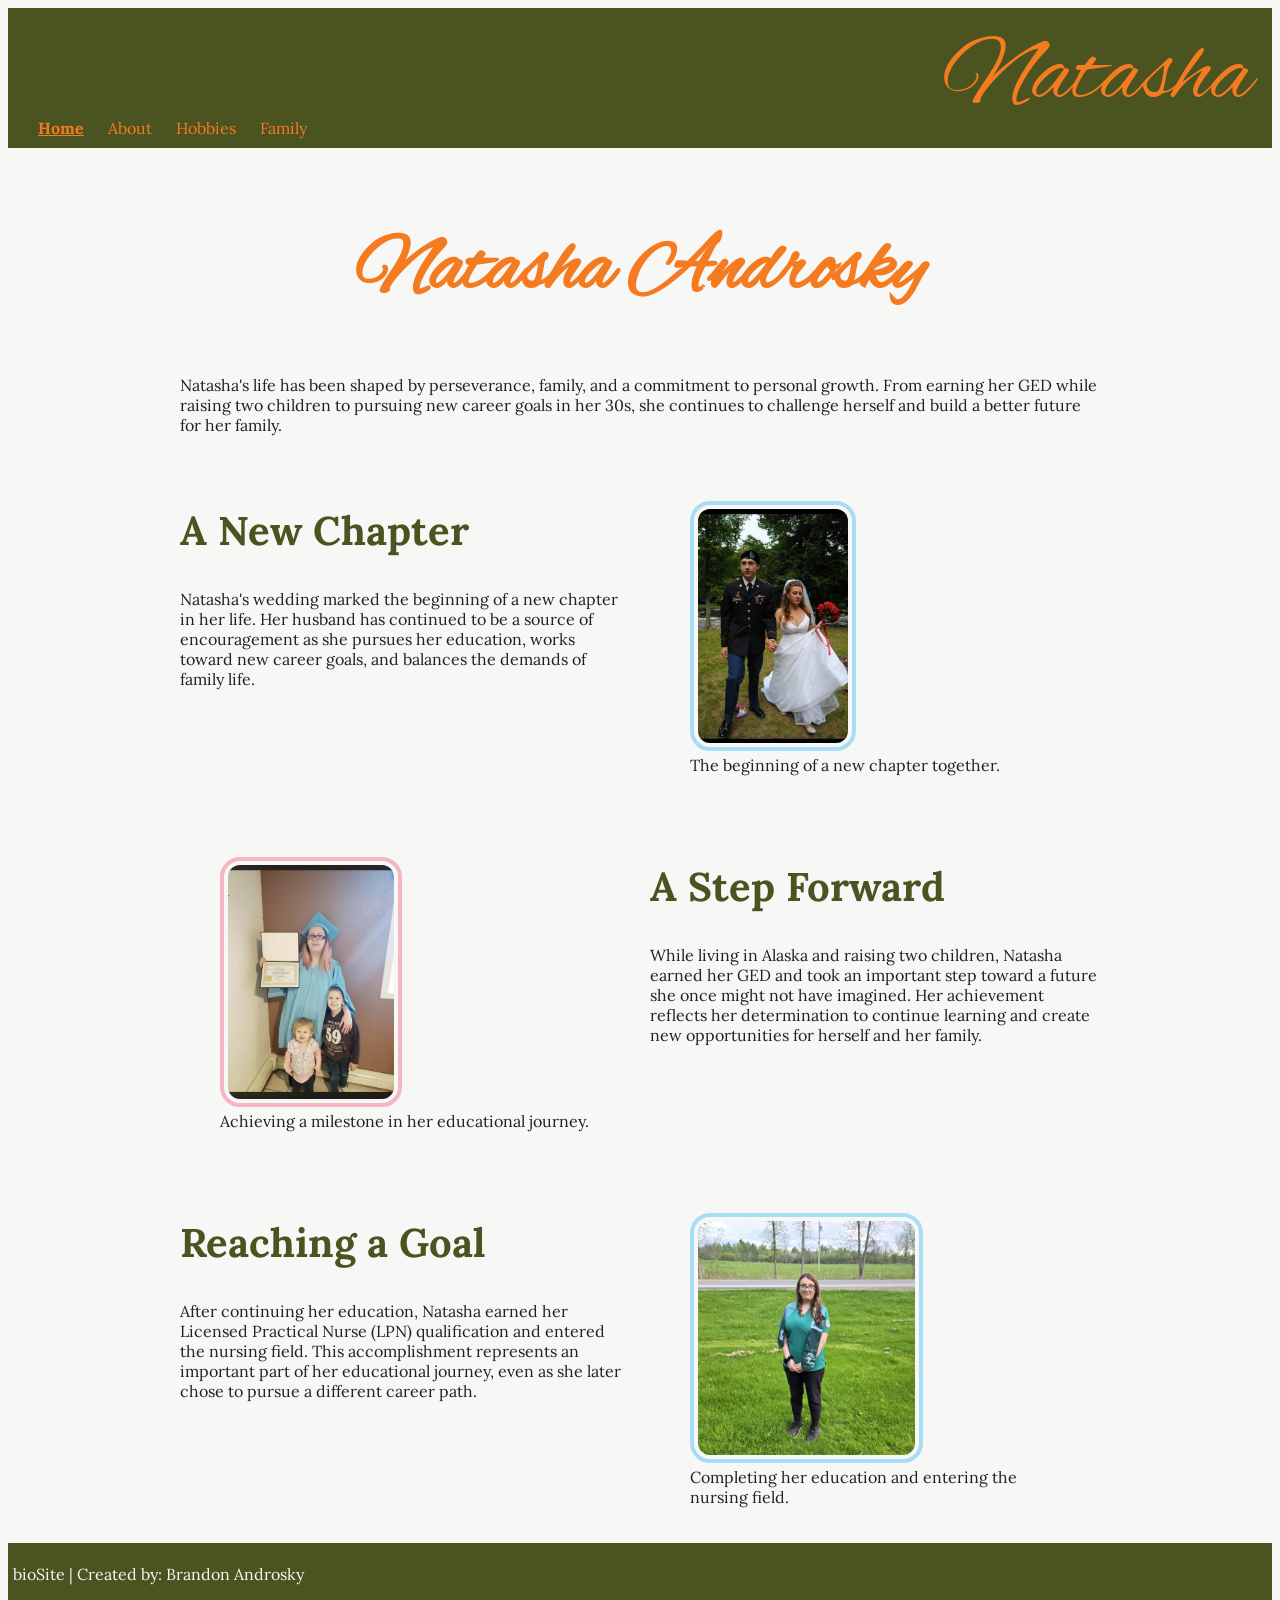
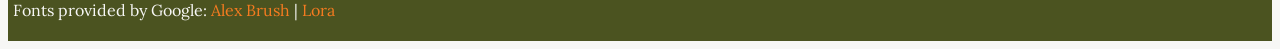
<file: index.html>
<!--
Brandon Androsky
10/15/2026
bioSite
-->
<!DOCTYPE html>
<html lang="en">

<head>
    <title>bioSite - Home</title>
    <link href="site.css" rel="stylesheet" type="text/css">
</head>

<body>
    <header>
        <nav>
            <ul>
                <li><a class="current-page" href="index.html">Home</a></li>
                <li><a href="about.html">About</a></li>
                <li><a href="hobbies.html">Hobbies</a></li>
                <li><a href="family.html">Family</a></li>
            </ul>
        </nav>
        <p class="name">Natasha</p>
    </header>

    <main>
        <h1>Natasha Androsky</h1>

        <p>Natasha's life has been shaped by perseverance, family, and a commitment to personal growth. From earning her
            GED while raising two children to pursuing new career goals in her 30s, she continues to challenge herself
            and build a better future for her family.</p>


        <section class="pair">
            <div>
                <h2>A New Chapter</h2>
                <p>Natasha's wedding marked the beginning of a new chapter in her life. Her husband has continued to be
                    a source of encouragement as she pursues her education, works toward new career goals, and balances
                    the demands of family life.</p>
            </div>
            <figure>
                <img src="Images/Wedding.jpg" alt="Natasha and her husband on their wedding day" class="blue rounded">
                <figcaption>The beginning of a new chapter together.</figcaption>
            </figure>

        </section>

        <section class="pair image-first">
            <div>
                <h2>A Step Forward</h2>
                <p>While living in Alaska and raising two children, Natasha earned her GED and took an important step
                    toward a future she once might not have imagined. Her achievement reflects her determination to
                    continue learning and create new opportunities for herself and her family.</p>
            </div>
            <figure>
                <img src="Images/GED.jpg" alt="Natasha with her GED" class="pink rounded">
                <figcaption>Achieving a milestone in her educational journey.</figcaption>
            </figure>
        </section>

        <section class="pair">
            <div>
                <h2>Reaching a Goal</h2>
                <p>After continuing her education, Natasha earned her Licensed Practical Nurse (LPN) qualification and
                    entered the nursing field. This accomplishment represents an important part of her educational
                    journey, even as she later chose to pursue a different career path.</p>
            </div>
            <figure>
                <img src="Images/LPN.jpg" alt="Natasha after LPN graduation" class="blue rounded">
                <figcaption>Completing her education and entering the nursing field.</figcaption>
            </figure>

        </section>
    </main>

    <footer>
        <p>bioSite | Created by: Brandon Androsky</p>
        <p>Fonts provided by Google:
            <a href="https://fonts.google.com/specimen/Alex+Brush">Alex Brush</a> |
            <a href="https://fonts.google.com/specimen/Lora">Lora</a>
        </p>
    </footer>
</body>

</html>
</file>
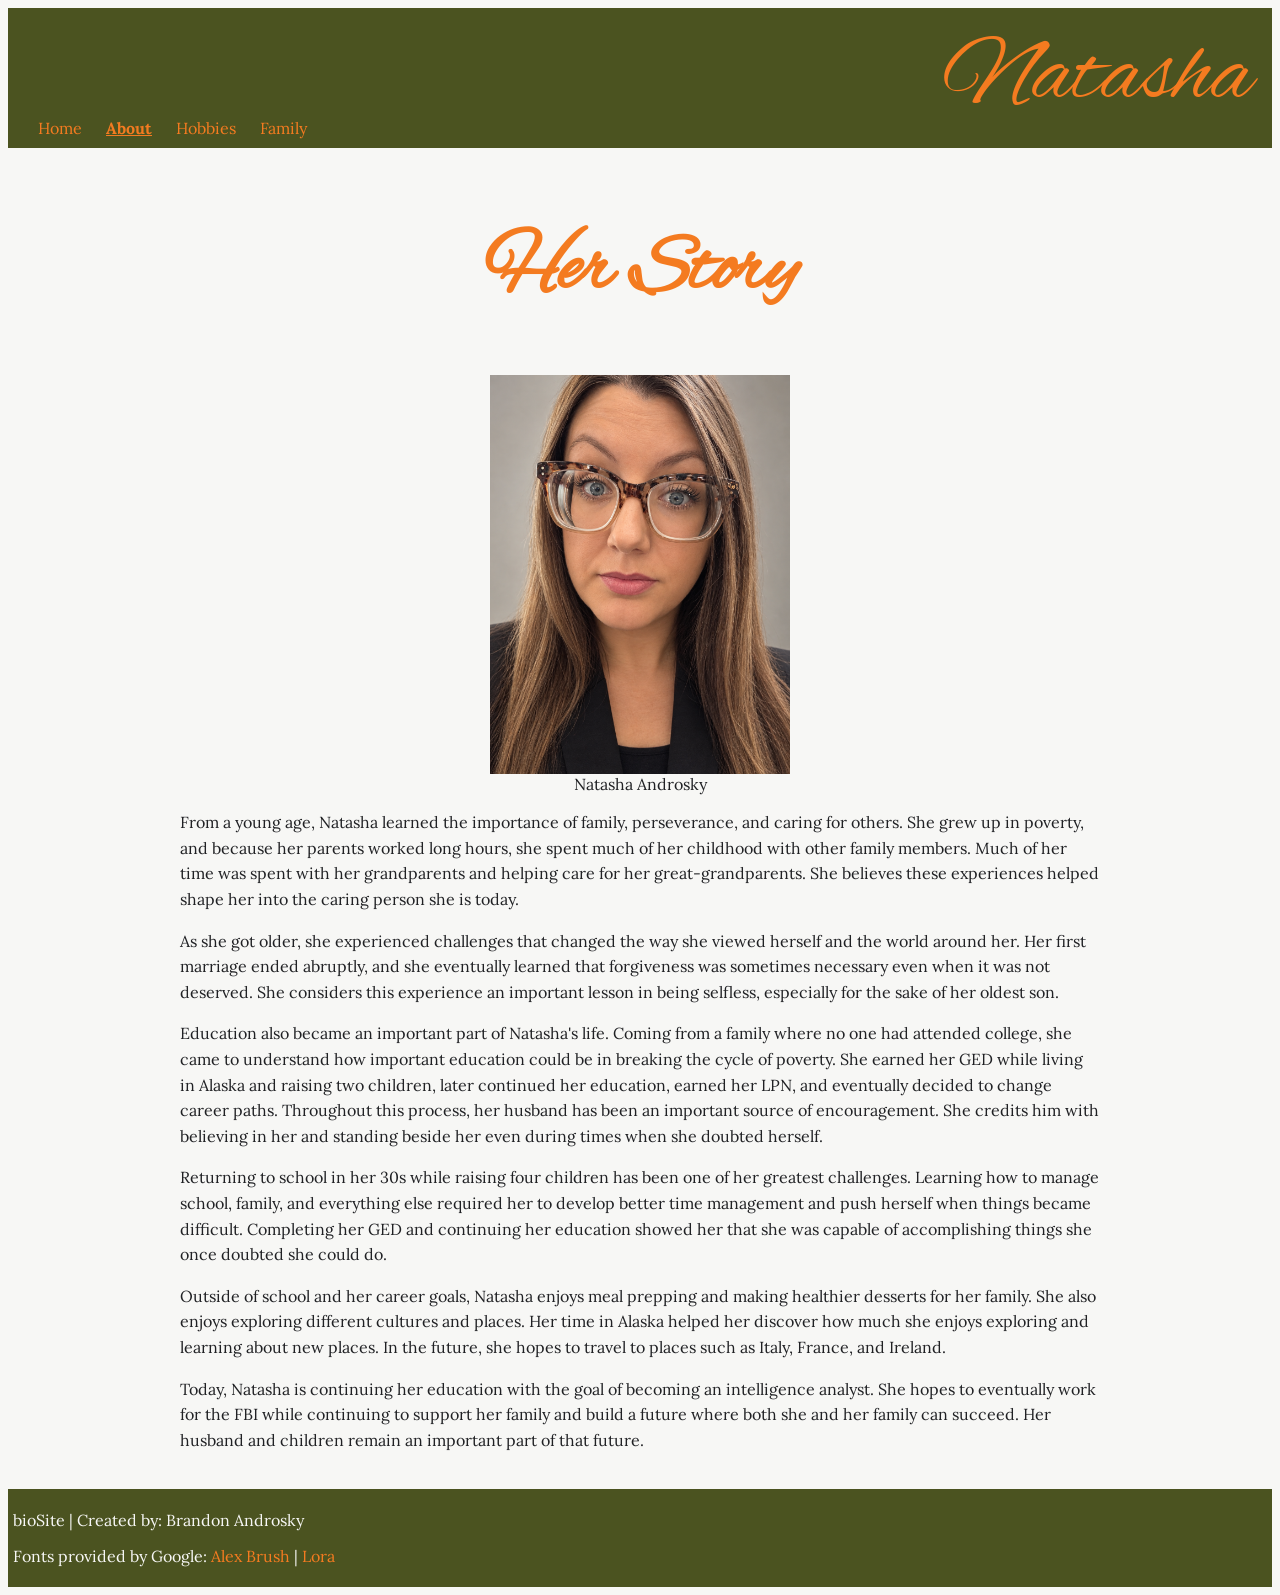
<file: about.html>
<!--
Brandon Androsky
10/15/2026
bioSite
-->
<!DOCTYPE html>
<html lang="en">

<head>
    <title>bioSite - About</title>
    <link href="site.css" rel="stylesheet" type="text/css">
</head>

<body>
    <header>
        <nav>
            <ul>
                <li><a href="index.html">Home</a></li>
                <li><a class="current-page" href="about.html">About</a></li>
                <li><a href="hobbies.html">Hobbies</a></li>
                <li><a href="family.html">Family</a></li>

            </ul>
        </nav>
        <p class="name">Natasha</p>
    </header>

    <main class="bio">
        <h1>Her Story</h1>
        <div>
            <figure>
                <img src="Images/Portrait.png" alt="Natasha's portrait" class="portrait">
                <figcaption>Natasha Androsky</figcaption>
            </figure>
            <div>
                <p>From a young age, Natasha learned the importance of family, perseverance, and caring for others. She
                    grew up in poverty, and because her parents worked long hours, she spent much of her childhood with
                    other family members. Much of her time was spent with her grandparents and helping care for her
                    great-grandparents. She believes these experiences helped shape her into the caring person she is
                    today.</p>
                <p>As she got older, she experienced challenges that changed the way she viewed herself and the world
                    around her. Her first marriage ended abruptly, and she eventually learned that forgiveness was
                    sometimes necessary even when it was not deserved. She considers this experience an important lesson
                    in being selfless, especially for the sake of her oldest son.</p>
                <p>Education also became an important part of Natasha's life. Coming from a family where no one had
                    attended college, she came to understand how important education could be in breaking the cycle of
                    poverty. She earned her GED while living in Alaska and raising two children, later continued her
                    education, earned her LPN, and eventually decided to change career paths. Throughout this process,
                    her husband has been an important source of encouragement. She credits him with believing in her and
                    standing beside her even during times when she doubted herself.</p>
                <p>Returning to school in her 30s while raising four children has been one of her greatest challenges.
                    Learning how to manage school, family, and everything else required her to develop better time
                    management and push herself when things became difficult. Completing her GED and continuing her
                    education showed her that she was capable of accomplishing things she once doubted she could do.</p>
                <p>Outside of school and her career goals, Natasha enjoys meal prepping and making healthier desserts
                    for her family. She also enjoys exploring different cultures and places. Her time in Alaska helped
                    her discover how much she enjoys exploring and learning about new places. In the future, she hopes
                    to travel to places such as Italy, France, and Ireland.</p>
                <p>Today, Natasha is continuing her education with the goal of becoming an intelligence analyst. She
                    hopes to eventually work for the FBI while continuing to support her family and build a future where
                    both she and her family can succeed. Her husband and children remain an important part of that
                    future.</p>
            </div>
        </div>
    </main>

    <footer>
        <p>bioSite | Created by: Brandon Androsky</p>
        <p>Fonts provided by Google:
            <a href="https://fonts.google.com/specimen/Alex+Brush">Alex Brush</a> |
            <a href="https://fonts.google.com/specimen/Lora">Lora</a>
        </p>
    </footer>
</body>

</html>
</file>
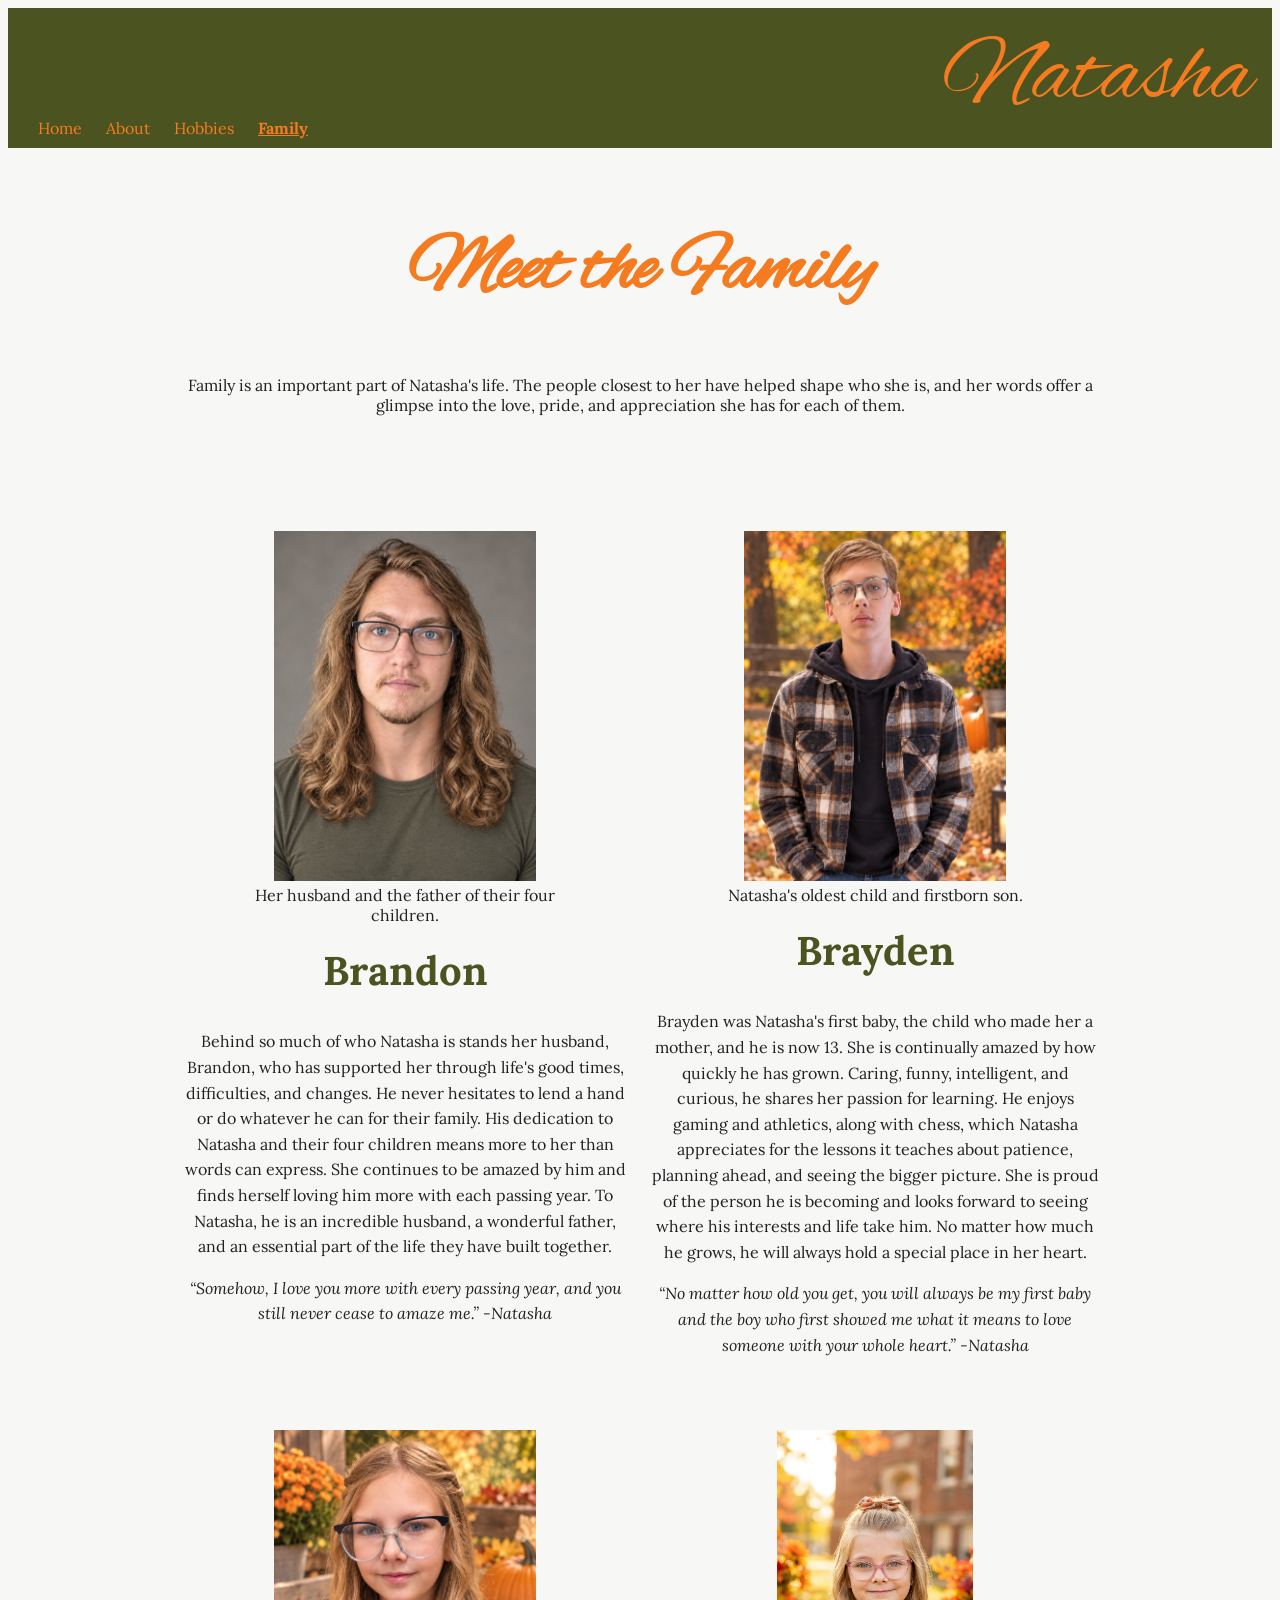
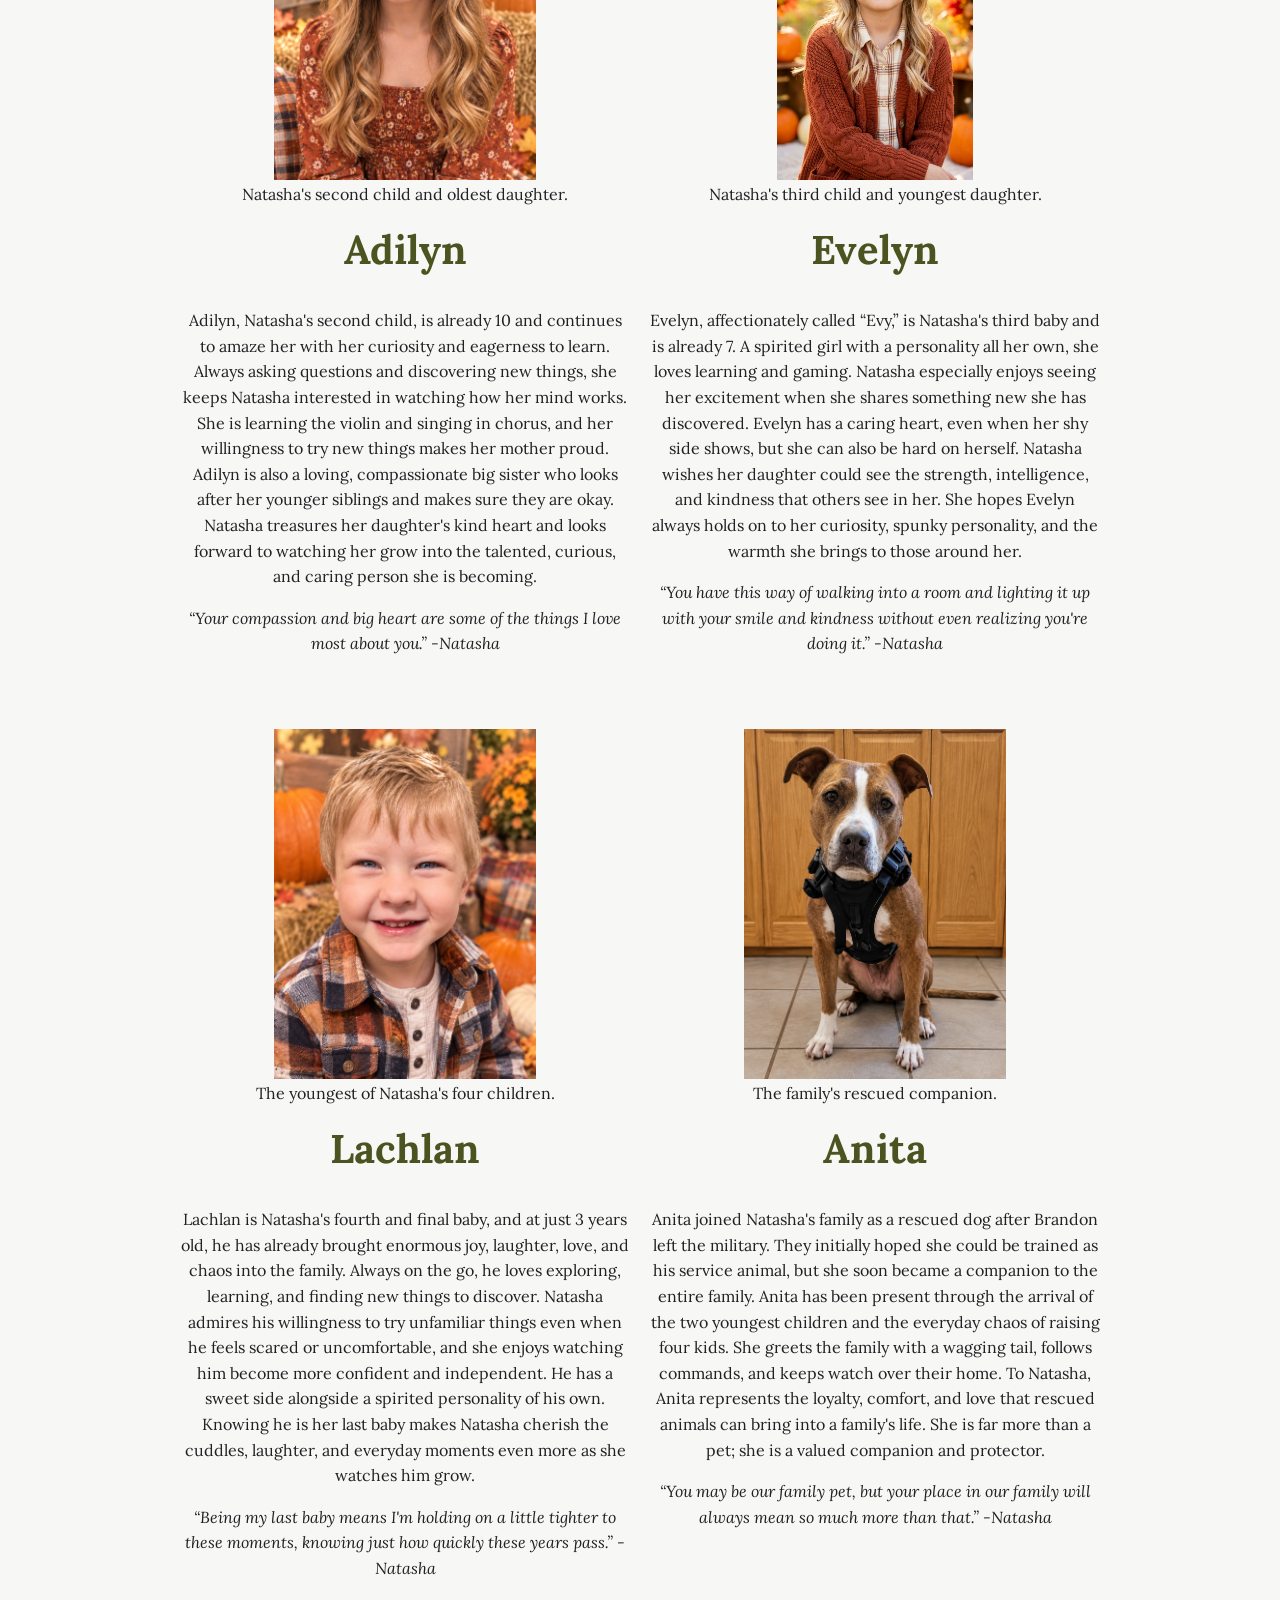
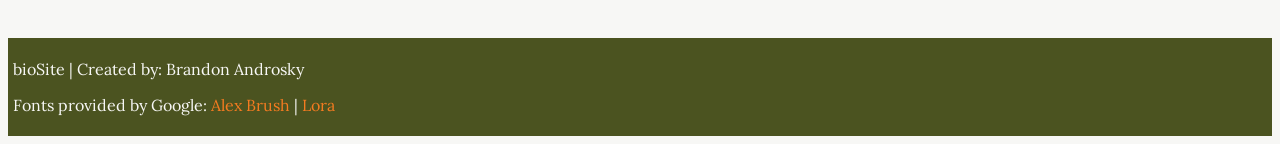
<file: family.html>
<!--
Brandon Androsky
10/15/2026
bioSite
-->
<!DOCTYPE html>
<html lang="en">

<head>
    <title>bioSite - Family</title>
    <link href="site.css" rel="stylesheet" type="text/css">
</head>

<body>
    <header>
        <nav>
            <ul>
                <li><a href="index.html">Home</a></li>
                <li><a href="about.html">About</a></li>
                <li><a href="hobbies.html">Hobbies</a></li>
                <li><a class="current-page" href="family.html">Family</a></li>

            </ul>
        </nav>
        <p class="name">Natasha</p>
    </header>

    <main>

        <h1>Meet the Family</h1>

        <p class="family-intro">Family is an important part of Natasha's life. The people closest to her have helped
            shape who she is, and
            her words offer a glimpse into the love, pride, and appreciation she has for each of them.</p>

        <section class="family-gallery">
            <div class="family-member">
                <figure>
                    <img class="family-photo" src="Images/Brandon.png" alt="Natasha's husband Brandon">
                    <figcaption>Her husband and the father of their four children.</figcaption>
                </figure>
                <h2>Brandon</h2>
                <p>Behind so much of who Natasha is stands her husband, Brandon, who has supported her through life's
                    good times, difficulties, and changes. He never hesitates to lend a hand or do whatever he can for
                    their family. His dedication to Natasha and their four children means more to her than words can
                    express. She continues to be amazed by him and finds herself loving him more with each passing year.
                    To Natasha, he is an incredible husband, a wonderful father, and an essential part of the life they
                    have built together.</p>

                <p class="quote">“Somehow, I love you more with every passing year, and you still never cease to amaze
                    me.” -Natasha</p>
            </div>

            <div class="family-member">
                <figure>
                    <img class="family-photo" src="Images/Brayden.png" alt="Natasha's son Brayden">
                    <figcaption>Natasha's oldest child and firstborn son.</figcaption>
                </figure>
                <h2>Brayden</h2>
                <p>Brayden was Natasha's first baby, the child who made her a mother, and he is now 13. She is
                    continually amazed by how quickly he has grown. Caring, funny, intelligent, and curious, he shares
                    her passion for learning. He enjoys gaming and athletics, along with chess, which Natasha
                    appreciates for the lessons it teaches about patience, planning ahead, and seeing the bigger
                    picture. She is proud of the person he is becoming and looks forward to seeing where his interests
                    and life take him. No matter how much he grows, he will always hold a special place in her heart.
                </p>

                <p class="quote">“No matter how old you get, you will always be my first baby and the boy who first
                    showed me what it means to love someone with your whole heart.” -Natasha</p>
            </div>

            <div class="family-member">
                <figure>
                    <img class="family-photo" src="Images/Adilyn.png" alt="Natasha's daughter Adilyn">
                    <figcaption>Natasha's second child and oldest daughter.</figcaption>
                </figure>
                <h2>Adilyn</h2>
                <p>Adilyn, Natasha's second child, is already 10 and continues to amaze her with her curiosity and
                    eagerness to learn. Always asking questions and discovering new things, she keeps Natasha interested
                    in watching how her mind works. She is learning the violin and singing in chorus, and her
                    willingness to try new things makes her mother proud. Adilyn is also a loving, compassionate big
                    sister who looks after her younger siblings and makes sure they are okay. Natasha treasures her
                    daughter's kind heart and looks forward to watching her grow into the talented, curious, and caring
                    person she is becoming.</p>

                <p class="quote">“Your compassion and big heart are some of the things I love most about you.” -Natasha
                </p>

            </div>

            <div class="family-member">
                <figure>
                    <img class="family-photo" src="Images/Evelyn.jpg" alt="Natasha's daughter Evelyn">
                    <figcaption>Natasha's third child and youngest daughter.</figcaption>
                </figure>
                <h2>Evelyn</h2>
                <p>Evelyn, affectionately called “Evy,” is Natasha's third baby and is already 7. A spirited girl
                    with a personality all her own, she loves learning and gaming. Natasha especially enjoys seeing her
                    excitement when she shares something new she has discovered. Evelyn has a caring heart, even when
                    her shy side shows, but she can also be hard on herself. Natasha wishes her daughter could see the
                    strength, intelligence, and kindness that others see in her. She hopes Evelyn always holds on to her
                    curiosity, spunky personality, and the warmth she brings to those around her.</p>

                <p class="quote">“You have this way of walking into a room and lighting it up with your smile and
                    kindness without even realizing you're doing it.” -Natasha</p>
            </div>

            <div class="family-member">
                <figure>
                    <img class="family-photo" src="Images/Lachlan.png" alt="Natasha's son Lachlan">
                    <figcaption>The youngest of Natasha's four children.</figcaption>
                </figure>
                <h2>Lachlan</h2>
                <p>Lachlan is Natasha's fourth and final baby, and at just 3 years old, he has already brought enormous
                    joy, laughter, love, and chaos into the family. Always on the go, he loves exploring, learning, and
                    finding new things to discover. Natasha admires his willingness to try unfamiliar things even when
                    he feels scared or uncomfortable, and she enjoys watching him become more confident and independent.
                    He has a sweet side alongside a spirited personality of his own. Knowing he is her last baby makes
                    Natasha cherish the cuddles, laughter, and everyday moments even more as she watches him grow.</p>

                <p class="quote">“Being my last baby means I'm holding on a little tighter to these moments, knowing
                    just how quickly these years pass.” -Natasha</p>
            </div>

            <div class="family-member">
                <figure>
                    <img class="family-photo" src="Images/Anita.png" alt="Natasha's dog Anita">
                    <figcaption> The family's rescued companion.</figcaption>
                </figure>
                <h2>Anita</h2>
                <p>Anita joined Natasha's family as a rescued dog after Brandon left the military. They initially hoped
                    she could be trained as his service animal, but she soon became a companion to the entire family.
                    Anita has been present through the arrival of the two youngest children and the everyday chaos of
                    raising four kids. She greets the family with a wagging tail, follows commands, and keeps watch over
                    their home. To Natasha, Anita represents the loyalty, comfort, and love that rescued animals can
                    bring into a family's life. She is far more than a pet; she is a valued companion and protector.</p>

                <p class="quote">“You may be our family pet, but your place in our family will always mean so much more
                    than that.” -Natasha</p>
            </div>

        </section>
    </main>

    <footer>
        <p>bioSite | Created by: Brandon Androsky</p>
        <p>Fonts provided by Google:
            <a href="https://fonts.google.com/specimen/Alex+Brush">Alex Brush</a> |
            <a href="https://fonts.google.com/specimen/Lora">Lora</a>
        </p>
    </footer>
</body>

</html>
</file>
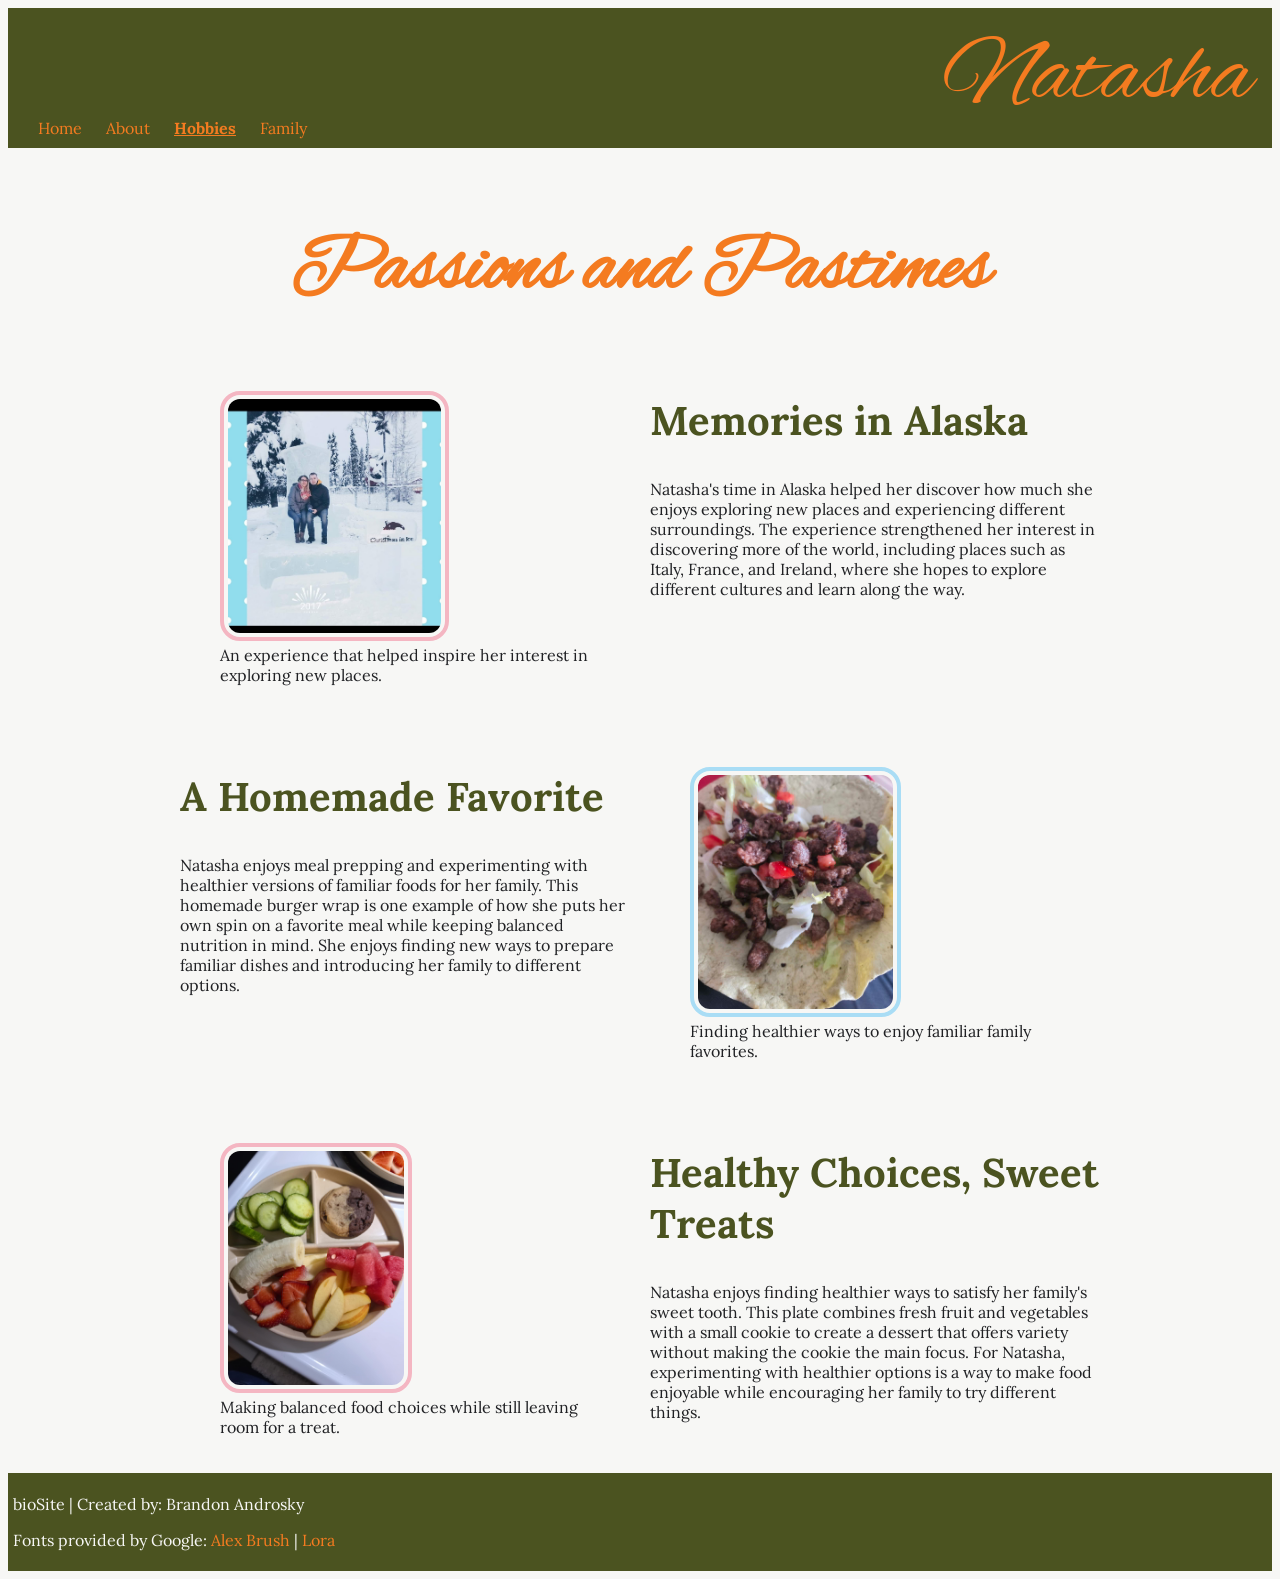
<file: hobbies.html>
<!--
Brandon Androsky
10/15/2026
bioSite
-->
<!DOCTYPE html>
<html lang="en">

<head>
    <title>bioSite - Hobbies</title>
    <link href="site.css" rel="stylesheet" type="text/css">
</head>

<body>
    <header>
        <nav>
            <ul>
                <li><a href="index.html">Home</a></li>
                <li><a href="about.html">About</a></li>
                <li><a class="current-page" href="hobbies.html">Hobbies</a></li>
                <li><a href="family.html">Family</a></li>

            </ul>
        </nav>
        <p class="name">Natasha</p>
    </header>

    <main>
        <h1>Passions and Pastimes</h1>
        <section class="pair image-first">
            <div>
                <h2>Memories in Alaska</h2>
                <p>Natasha's time in Alaska helped her discover how much she enjoys exploring new places and
                    experiencing different surroundings. The experience strengthened her interest in discovering more of
                    the world, including places such as Italy, France, and Ireland, where she hopes to explore different
                    cultures and learn along the way.</p>
            </div>
            <figure>
                <img src="Images/Alaska.jpg" alt="Natasha and her husband sitting on an ice sculpture"
                    class="pink rounded">
                <figcaption>An experience that helped inspire her interest in exploring new places.</figcaption>
            </figure>
        </section>

        <section class="pair">
            <div>
                <h2>A Homemade Favorite</h2>
                <p>Natasha enjoys meal prepping and experimenting with healthier versions of familiar foods for her
                    family. This homemade burger wrap is one example of how she puts her own spin on a favorite meal
                    while keeping balanced nutrition in mind. She enjoys finding new ways to prepare familiar dishes and
                    introducing her family to different options.</p>
            </div>
            <figure>
                <img src="Images/Healthy-Dinner.jpg" alt="A homemade burger wrap" class="blue rounded">
                <figcaption>Finding healthier ways to enjoy familiar family favorites.</figcaption>
            </figure>

        </section>

        <section class="pair image-first">

            <div>
                <h2>Healthy Choices, Sweet Treats</h2>
                <p>Natasha enjoys finding healthier ways to satisfy her family's sweet tooth. This plate combines fresh
                    fruit and vegetables with a small cookie to create a dessert that offers variety without making the
                    cookie the main focus. For Natasha, experimenting with healthier options is a way to make food
                    enjoyable while encouraging her family to try different things.</p>
            </div>
            <figure>
                <img src="Images/Healthy-Dessert.jpg" alt="A plate of fresh fruit and veggies with a small cookie"
                    class="pink rounded">
                <figcaption>Making balanced food choices while still leaving room for a treat.</figcaption>
            </figure>
        </section>
    </main>

    <footer>
        <p>bioSite | Created by: Brandon Androsky</p>
        <p>Fonts provided by Google:
            <a href="https://fonts.google.com/specimen/Alex+Brush">Alex Brush</a> |
            <a href="https://fonts.google.com/specimen/Lora">Lora</a>
        </p>
    </footer>
</body>

</html>
</file>
<file: site.css>
/*
Brandon Androsky
10/15/2026
bioSite
*/

/*Google Fonts*/
@import url('https://fonts.googleapis.com/css2?family=Alex+Brush&family=Lora:wght@400;500;600;700&display=swap');

/*Header and Navigation*/
header {
    display: grid;
    grid-template-columns: 1fr auto;
    background-color: #4B5320;
    align-items: end;
    padding: 10px 20px;
}

nav ul {
    list-style-type: none;
    padding: 0;
    margin: 0;
}

nav li {
    display: inline;
}

nav a {
    color: #F47B20;
    text-decoration: none;
    font-family: "Lora", Georgia, serif;
    margin: 0 10px;
}

.current-page {
    font-weight: bold;
    text-decoration: underline;
}

.name {
    font-family: 'Alex Brush', cursive;
    font-size: 6em;
    color: #F47B20;
    margin: 0;
}

/*General Page Styling and Typography*/
* {
    box-sizing: border-box;
}

main {
    max-width: 960px;
    margin: 0 auto;
    padding: 20px;
}

body {
    background-color: #F7F7F5;
    color: #202124;
    font-family: "Lora", Georgia, serif;
}

h1 {
    font-family: 'Alex Brush', cursive;
    font-size: 5em;
    color: #F47B20;
    text-align: center;
}

h2 {
    font-family: "Lora", Georgia, serif;
    font-size: 2.5em;
    color: #4B5320;
    margin-top: 20px;
}

.bio p {
    margin-bottom: 1em;
    line-height: 1.6;
}


/*Image Styling*/
.blue {
    border: 4px solid #A9DDF5;
    padding: 4px;
}

.pink {
    border: 4px solid #F4B6C2;
    padding: 4px;
}

.rounded {
    border-radius: 20px;
}

.portrait {
    width: 300px;
    height: auto;
    display: block;
    margin: 0 auto;
    max-width: 100%;
}

.bio figure {
    text-align: center;
    margin: 0 auto;
}

/*Home and Hobbies Page Layout*/
.pair {
    display: grid;
    grid-template-columns: 1fr 1fr;
    gap: 20px;
    margin-top: 50px;
}

.pair>div {
    grid-column: 1;
    grid-row: 1;
}

.pair>figure {
    grid-column: 2;
    grid-row: 1;
}

.pair.image-first>div {
    grid-column: 2;
    grid-row: 1;
}

.pair.image-first>figure {
    grid-column: 1;
    grid-row: 1;
}

.pair img {
    max-height: 250px;
    width: auto;
    justify-self: center;
}

/*Family Page Layout*/
.family-intro {
    text-align: center;
    margin-bottom: 100px;
}

.family-gallery {
    display: grid;
    grid-template-columns: 1fr 1fr;
    gap: 20px;
    justify-items: center;
}

.family-member {
    text-align: center;
    margin-bottom: 20px;
}

.family-member p {
    line-height: 1.6;
}

.family-photo {
    max-height: 350px;
    width: auto;
    max-width: 100%;
}

.quote {
    font-style: italic;
    margin-top: 10px;
}

/*Footer Styling*/
footer {
    background-color: #4B5320;
    padding: 5px;
    color: #F7F7F5;

}

footer a {
    text-decoration: none;
    color: #F47B20;

}

/*Responsive Design*/
@media (max-width: 700px) {

    /*Adjusts page layout and navigation for smaller screens.*/
    .pair {
        grid-template-columns: 1fr;
    }

    .family-gallery {
        grid-template-columns: 1fr;
    }

    nav ul {
        display: flex;
        flex-wrap: wrap;
        justify-content: center;
    }

    .pair>div {
        grid-column: 1;
        grid-row: 1;
    }

    .pair>figure {
        grid-column: 1;
        grid-row: 2;
    }

    /*Overrides image placement to stack content vertically.*/
    .pair.image-first>div {
        grid-column: 1;
        grid-row: 1;
    }

    .pair.image-first>figure {
        grid-column: 1;
        grid-row: 2;
    }
}
</file>
